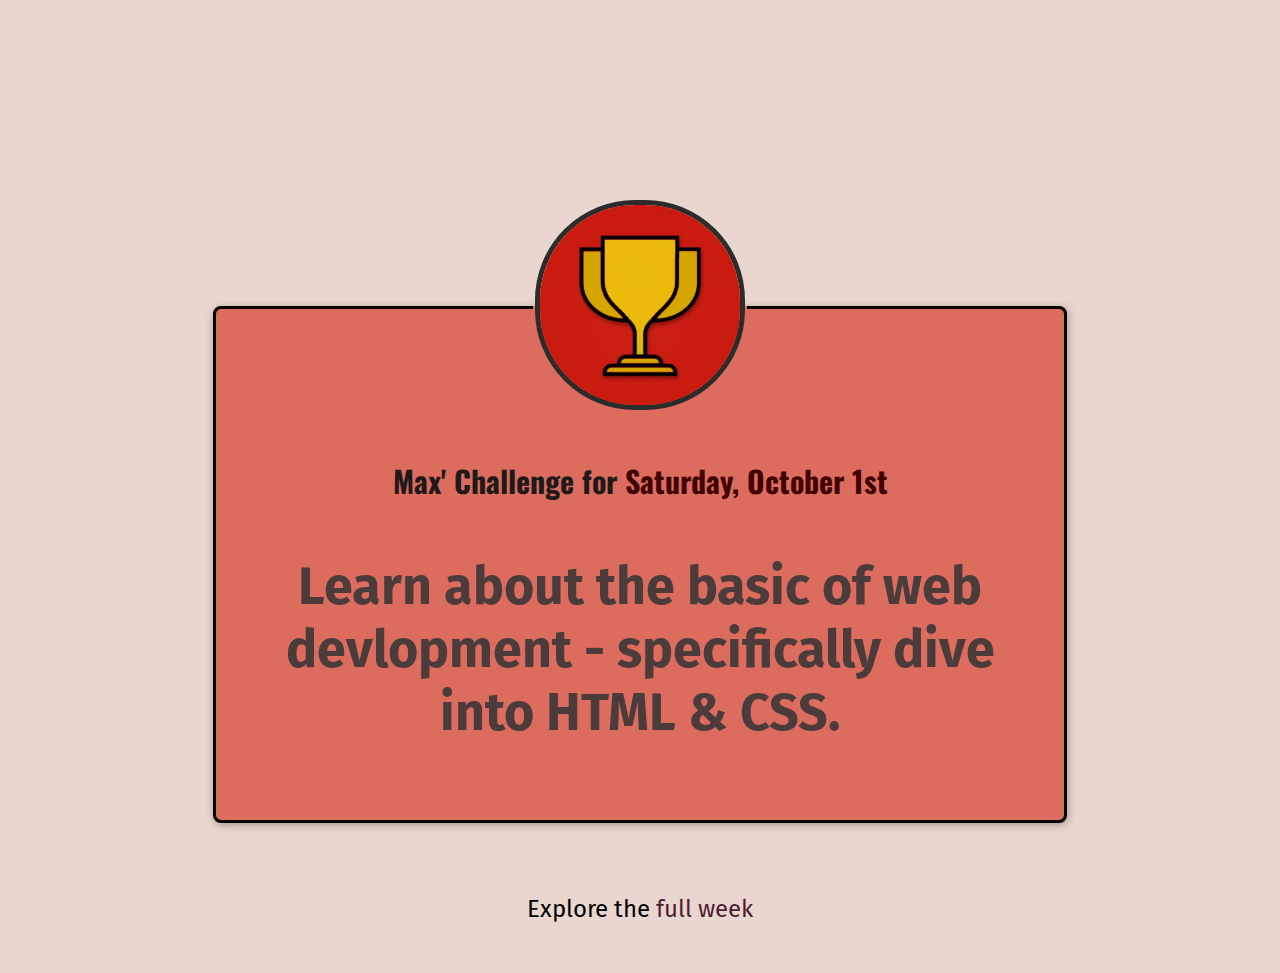
<file: index.html>
<!DOCTYPE html>
<html>

<head>
    <link rel="preconnect" href="https://fonts.googleapis.com">
    <link rel="preconnect" href="https://fonts.gstatic.com" crossorigin>
    <link href="https://fonts.googleapis.com/css2?family=Fira+Sans:wght@400;700&family=Oswald:wght@700&display=swap"
        rel="stylesheet">
    <title>My Daily Challenge</title>
    <link href="/styles/shared.css" rel="stylesheet">
    <link href="/styles/style.css" rel="stylesheet" />
    <link rel="icon" href="images\favicon.ico">
</head>

<body>
    <main>
        <fieldset class="main-section">
            <legend><img src="/images/challenges-trophy.jpg" alt="pic not found" /></legend>
            <h1>Max' Challenge for <span>Saturday, October 1st</span></h1>
            <p id="todays-challenge">Learn about the basic of web devlopment - specifically dive into HTML & CSS.</p>
        </fieldset>
    </main>
    <footer>
        <p>Explore the <a href="full-week.html">full week</a></p>
    </footer>


</body>


</html>
</file>
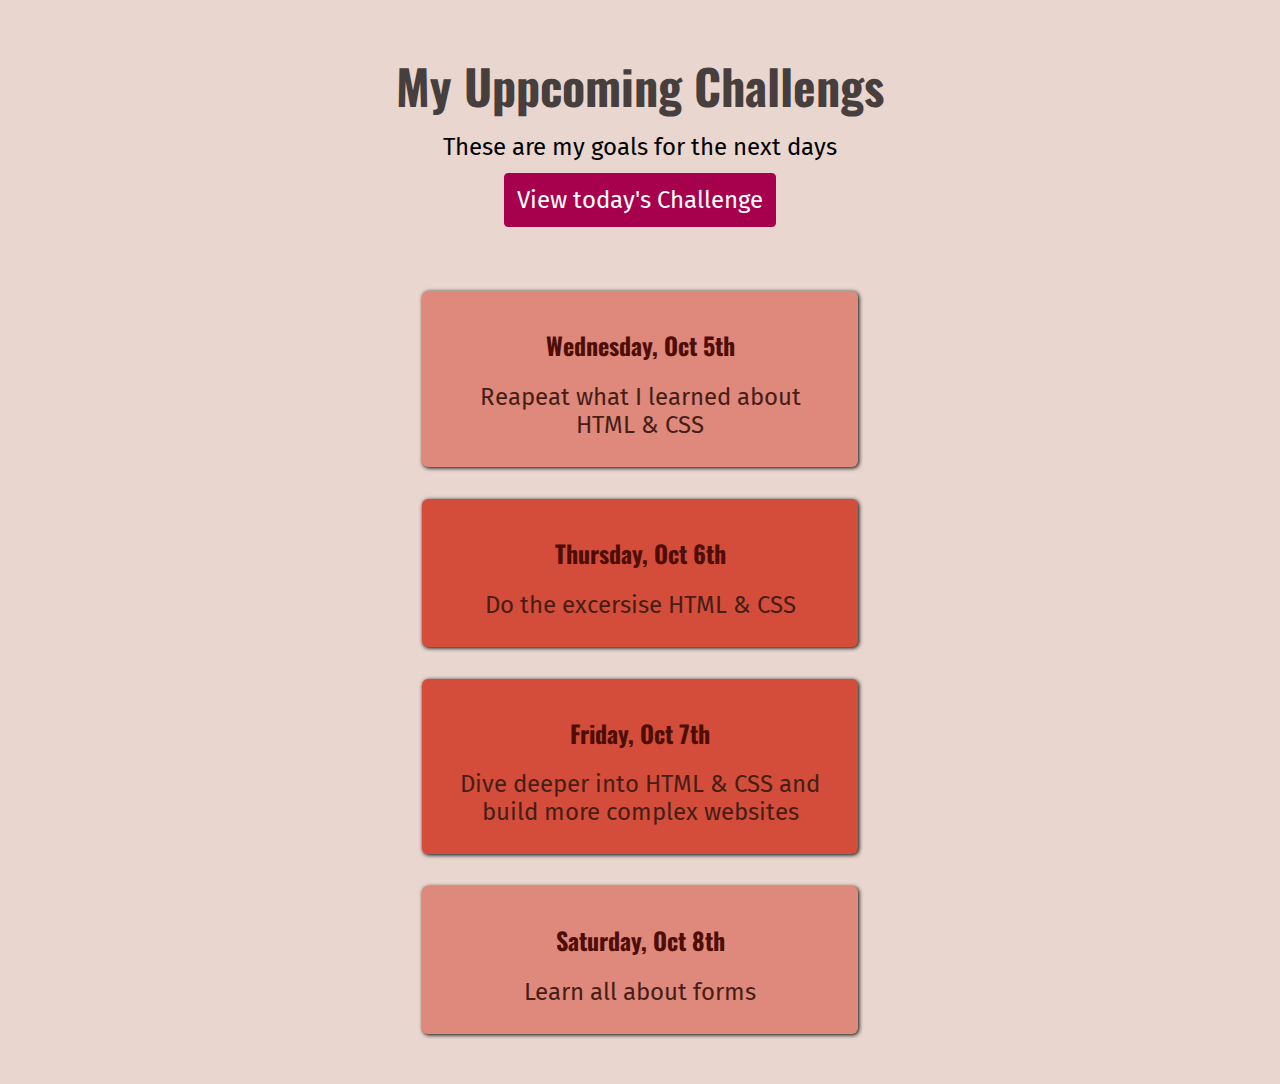
<file: full-week.html>
<!DOCTYPE html>
<html lang="en">

<head>
    <link rel="preconnect" href="https://fonts.googleapis.com">
    <link rel="preconnect" href="https://fonts.gstatic.com" crossorigin>
    <link href="https://fonts.googleapis.com/css2?family=Fira+Sans:wght@400;700&family=Oswald:wght@700&display=swap"
        rel="stylesheet">
    <meta charset="UTF-8">
    <title>My Uppcoming Challengs</title>
    <link href="/styles/shared.css" rel="stylesheet">
    <link href="/styles/full-week.css" rel="stylesheet">
    <link rel="icon" href="images\favicon.ico">
</head>

<body>
    <header>
        <h1>My Uppcoming Challengs</h1>

        <p id="description">These are my goals for the next days</p>
        <a href="index.html">View today's Challenge</a>
    </header>
    <main class="cart">
        <ol>
            <li>
                <h2>Wednesday, Oct 5th </h2>
                <p>Reapeat what I learned about HTML & CSS</p>
            </li>
            <li class="highlight-goal">
                <h2>Thursday, Oct 6th</h2>
                <p>Do the excersise HTML & CSS</p>
            </li>
            <li class="highlight-goal">
                <h2>Friday, Oct 7th</h2>
                <p>Dive deeper into HTML & CSS and build more complex websites</p>
            </li>
            <li>
                <h2>Saturday, Oct 8th</h2>
                <p>Learn all about forms</p>
            </li>
        </ol>
    </main>
</body>

</html>
</file>
<file: styles/shared.css>
body {
    text-align: center;
    background-color: rgb(233, 215, 207);
    margin: 50px;
}

h1 {
    font-family: 'Oswald', sans-serif;
    color: rgb(83, 75, 75);
}

p {
    font-family: 'Fira sans', sans-serif;
    font-size: 24px;
}

a {
    text-decoration: none;
    font-family: 'Fira Sans', sans-serif;
    color: rgb(167, 1, 78);
}

a:hover {
    text-decoration: underline;
}
</file>
<file: styles/style.css>
#todays-challenge {
    color: rgb(75, 59, 59);
    font-weight: bold;
    font-size: 52px;
}

img {
    width: 200px;
    height: 200px;
    border-radius: 100px;
    border: 5px solid rgb(44, 44, 44);
}

a {
    color: rgb(79, 29, 50);
}

h1 {
    font-size: 30px;
    color: rgb(31, 25, 25);
}

span {
    color: rgb(66, 2, 2);
}

.main-section {
    padding: 24px;
    width: 800px;
    border: 3px solid black;
    border-radius: 8px;
    margin: 200px auto 72px auto;
    background-color: rgb(219, 108, 94);
    box-shadow: 1px 2px 8px rgba(0, 0, 0, 0.3);
}
</file>
<file: styles/full-week.css>
header {
    margin-bottom: 64px;
}

h1 {
    font-size: 48px;
    color: rgb(71, 62, 62);
    margin: 0;
}

#description {
    margin: 12px 0;
}

/*header p {
    margin-bottom: 36px;
}*/

a {
    padding: 12px;
    background-color: rgb(167, 1, 78);
    color: white;
    border-radius: 4px;
    font-size: 24px;
    border: 1px solid rgb(167, 1, 78);
    display: inline-block;
    margin: 0;
}

a:hover {
    background-color: rgb(180, 12, 90);
    text-decoration: none;
}


ol {
    list-style: none;
    margin: 36px auto 0 auto;
    width: 500px;
    padding: 0;
}

li {
    padding: 16px;
    box-shadow: 1px 1px 4px rgba(0, 0, 0, 2);
    margin: 32px;
    background-color: rgb(223, 136, 124);
    border-radius: 6px;

}


h2 {
    color: rgb(78, 13, 5);
    font-family: 'Oswald', sans-serif;
}

main p {
    margin: 12px;
    color: rgb(71, 29, 22);

}

.highlight-goal {
    background-color: rgb(212, 77, 59);
}

.cart {
    background-position: center;
}
</file>
